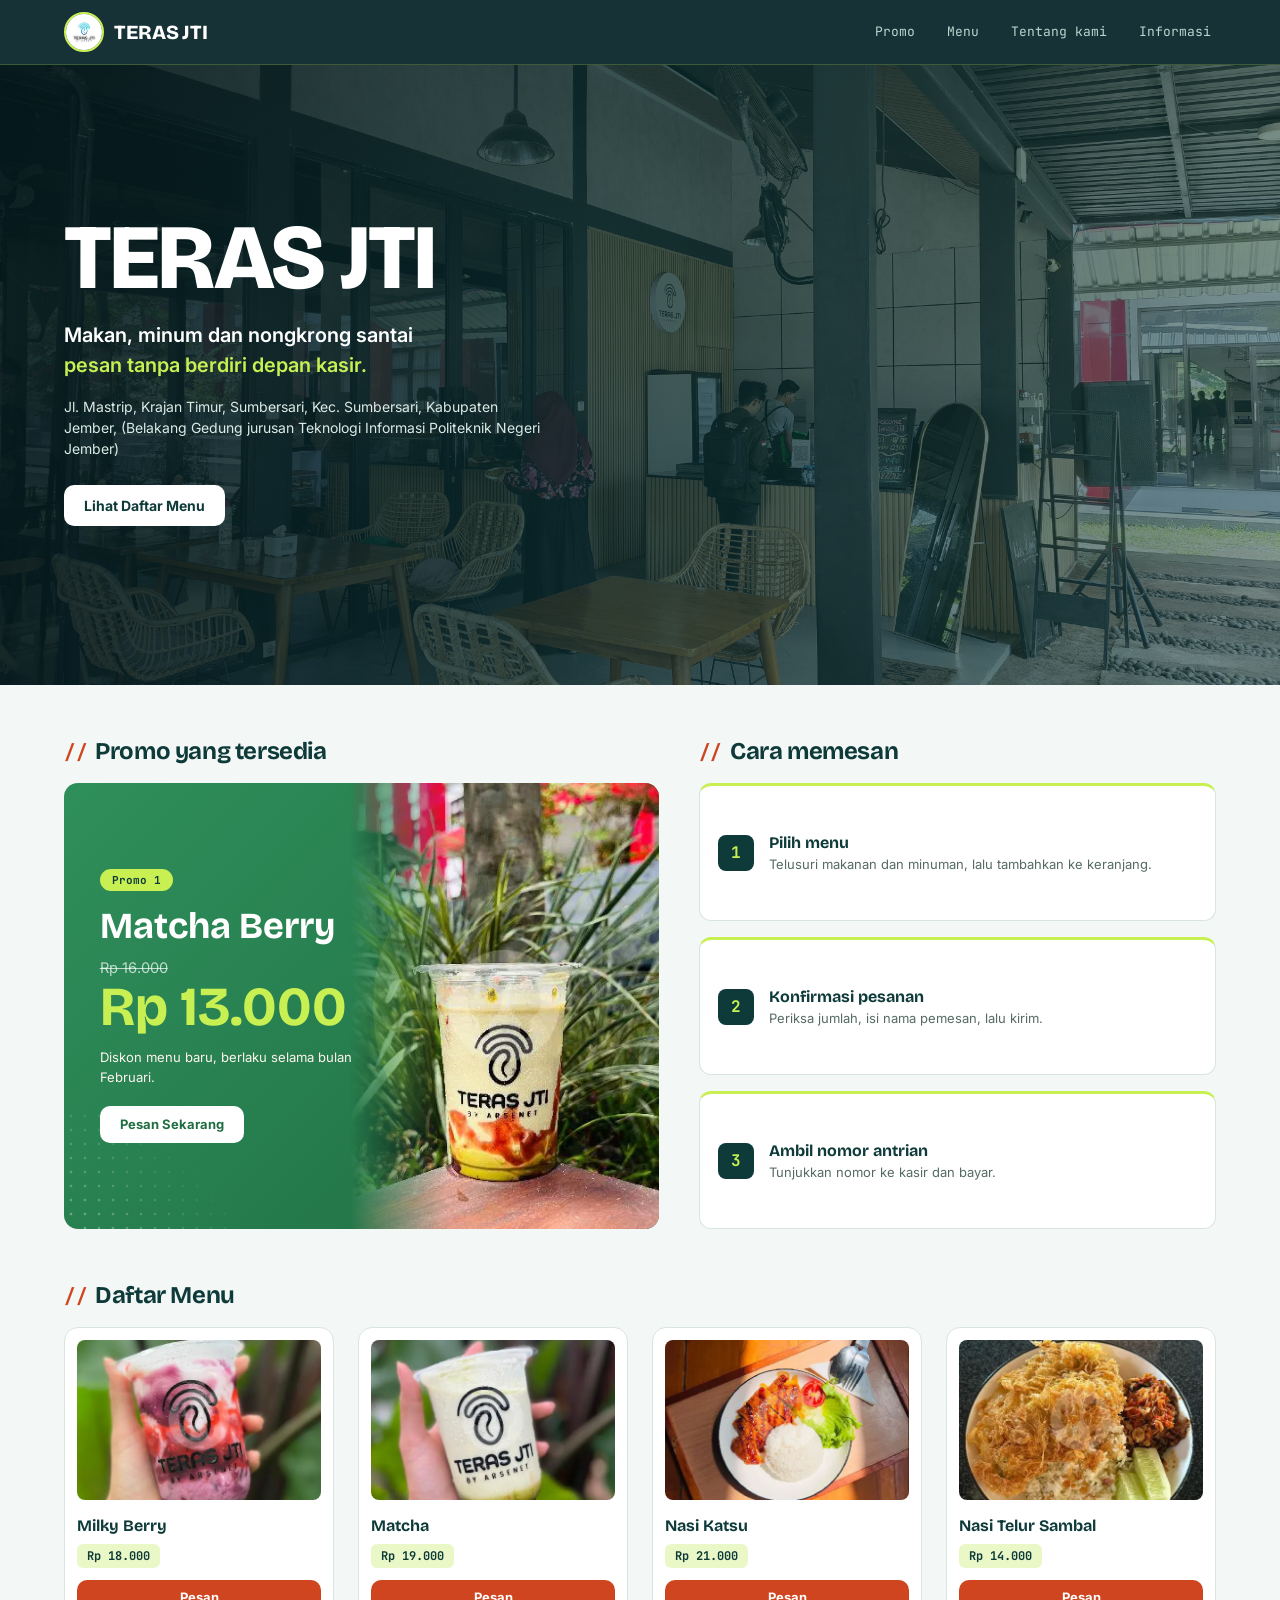
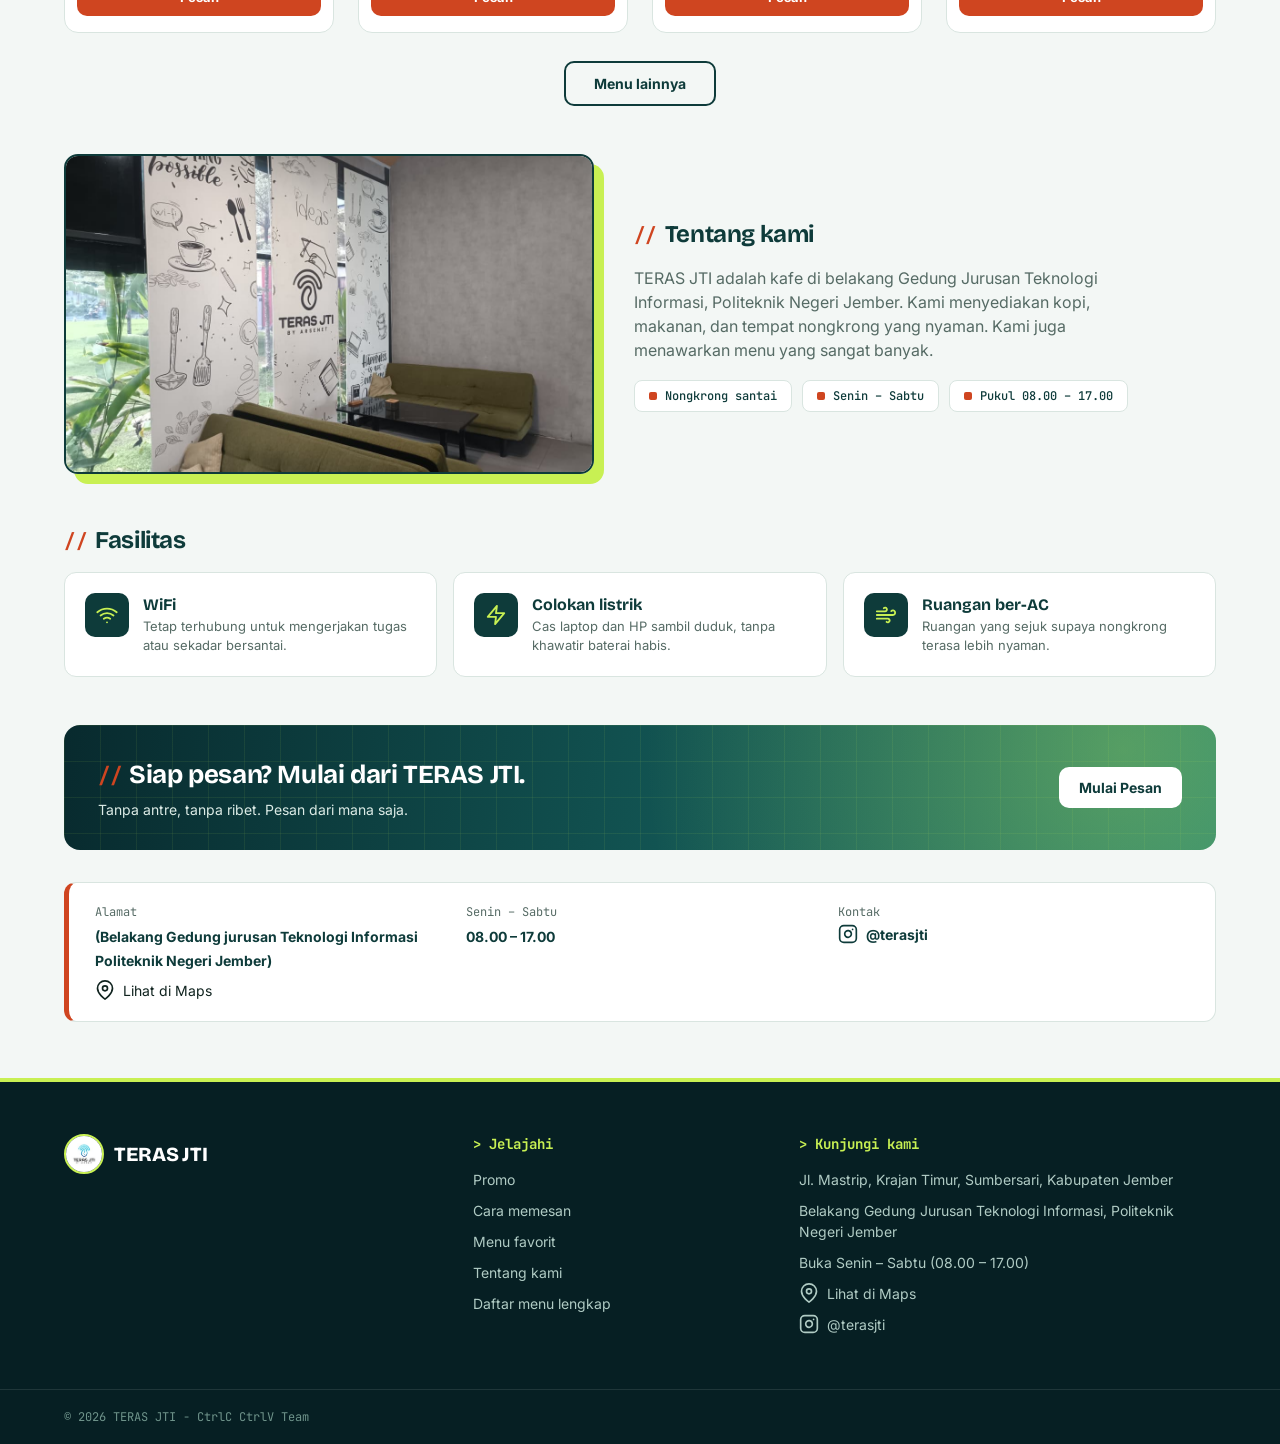
<file: index.html>
<!DOCTYPE html>
<html lang="id">
<head>
    <meta charset="UTF-8">
    <meta name="viewport" content="width=device-width, initial-scale=1.0">
    <title>JETEI Terrace</title>

    <link rel="preconnect" href="https://fonts.googleapis.com">
    <link rel="preconnect" href="https://fonts.gstatic.com" crossorigin>
    <link href="https://fonts.googleapis.com/css2?family=Bricolage+Grotesque:wght@600;800&family=Inter:wght@400;500;600;700&display=swap" rel="stylesheet">
    <link rel="stylesheet" href="index.css">
</head>

<body>


<!-- Navbar -->
<header class="navbar">
    <div class="wadah">
        <a class="logo" href="index.html">
            <img src="assets/logo teras jti.jpg" alt="Logo Cafe">
            <span>TERAS JTI</span>
        </a>

        <button class="hamburger" id="tombol-menu" type="button" aria-label="Buka menu" aria-expanded="false" aria-controls="menu-nav">
            <span></span>
            <span></span>
            <span></span>
        </button>

        <nav id="menu-nav">
            <a href="#promo">Promo</a>
            <a href="#menu">Menu</a>
            <a href="#tentang">Tentang kami</a>
            <a href="#informasi">Informasi</a>
        </nav>
    </div>
</header>


<!-- Hero -->
<section class="hero">
    <div class="wadah">

        <div>
            <h1>TERAS JTI</h1>

            <p class="slogan">
                Makan, minum dan nongkrong santai 
                <span>pesan tanpa berdiri depan kasir.</span>
            </p>

            <p class="alamat">
                Jl. Mastrip, Krajan Timur, Sumbersari, Kec. Sumbersari, Kabupaten Jember, (Belakang Gedung jurusan Teknologi
                Informasi Politeknik Negeri Jember)
            </p>

            <a class="tombol putih" href="#menu">Lihat Daftar Menu</a>
        </div>

    </div>
</section>


<main class="wadah">

    <div class="promo-baris">

    <!-- Promo -->
    <section id="promo">
        <h2>Promo yang tersedia</h2>

        <div class="promo hijau promo-foto-kanan">

            <div class="promo-isi">
                <span>Promo 1</span>
                <h3>Matcha Berry</h3>
                <div class="harga-promo">
                    <s>Rp 16.000</s>
                    <strong>Rp 13.000</strong>
                </div>
                <p>Diskon menu baru, berlaku selama bulan Februari.</p>
                <a class="tombol putih" href="menu.html">Pesan Sekarang</a>
            </div>

            <img src="assets/matchaberry.jpg" class="promo-foto" alt="Matcha Berry">

        </div>
    </section>


    <!-- Cara Memesan -->
    <section>
        <h2>Cara memesan</h2>

        <div class="grid-3">

            <div class="langkah">
                <div class="nomor">1</div>
                <div>
                    <h3>Pilih menu</h3>
                    <p>
                        Telusuri makanan dan minuman, lalu tambahkan ke keranjang.
                    </p>
                </div>
            </div>

            <div class="langkah">
                <div class="nomor">2</div>
                <div>
                    <h3>Konfirmasi pesanan</h3>
                    <p>
                        Periksa jumlah, isi nama pemesan, lalu kirim.
                    </p>
                </div>
            </div>

            <div class="langkah">
                <div class="nomor">3</div>
                <div>
                    <h3>Ambil nomor antrian</h3>
                    <p>
                        Tunjukkan nomor ke kasir dan bayar.
                    </p>
                </div>
            </div>

        </div>
    </section>

    </div>


    <!-- Menu -->
    <section id="menu">
        <h2>Daftar Menu</h2>

        <div class="grid-4">

            <div class="menu">
                <img src="assets/milkyberry.jpg" class="foto" alt="Milky Berry">
                <h3>Milky Berry</h3>
                <p class="harga">Rp 18.000</p>
                <a class="tombol" href="menu.html">Pesan</a>
            </div>

            <div class="menu">
                <img src="assets/matcha,jpg.webp" class="foto" alt="Matcha">
                <h3>Matcha</h3>
                <p class="harga">Rp 19.000</p>
                <a class="tombol" href="menu.html">Pesan</a>
            </div>

            <div class="menu">
                <img src="assets/nasi katsu.jpg" class="foto" alt="Nasi Katsu">
                <h3>Nasi Katsu</h3>
                <p class="harga">Rp 21.000</p>
                <a class="tombol" href="menu.html">Pesan</a>
            </div>

            <div class="menu">
                <img src="assets/nasi telur sambal.jpg" class="foto" alt="Nasi Telur Sambal">
                <h3>Nasi Telur Sambal</h3>
                <p class="harga">Rp 14.000</p>
                <a class="tombol" href="menu.html">Pesan</a>
            </div>

            <div class="menu-lainnya">
                <a class="tombol" href="menu.html">Menu lainnya</a>
            </div>

        </div>
    </section>


    <!-- Tentang Kami -->
    <section id="tentang">
        <div class="tentang">

            <img src="assets/tentangkami.jpeg" class="tentang-foto" alt="Suasana TERAS JTI">

            <div class="tentang-teks">
                <h2>Tentang kami</h2>

                <p>
                    TERAS JTI adalah kafe di belakang Gedung Jurusan Teknologi Informasi,
                    Politeknik Negeri Jember. Kami menyediakan kopi, makanan, dan tempat nongkrong yang nyaman.
                    Kami juga menawarkan menu yang sangat banyak.
                </p>

                <ul class="tentang-poin">
                    <li>Nongkrong santai</li>
                    <li>Senin – Sabtu</li>
                    <li>Pukul 08.00 – 17.00</li>
                </ul>
            </div>

        </div>
    </section>


    <!-- Fasilitas -->
    <section id="fasilitas">
        <h2>Fasilitas</h2>

        <div class="grid-3">

            <div class="fasilitas">
                <div class="ikon">
                    <svg viewBox="0 0 24 24" fill="none" stroke="currentColor" stroke-width="2" stroke-linecap="round" stroke-linejoin="round" aria-hidden="true">
                        <path d="M5 12.55a11 11 0 0 1 14.08 0"></path>
                        <path d="M1.42 9a16 16 0 0 1 21.16 0"></path>
                        <path d="M8.53 16.11a6 6 0 0 1 6.95 0"></path>
                        <line x1="12" y1="20" x2="12.01" y2="20"></line>
                    </svg>
                </div>
                <h3>WiFi</h3>
                <p>Tetap terhubung untuk mengerjakan tugas atau sekadar bersantai.</p>
            </div>

            <div class="fasilitas">
                <div class="ikon">
                    <svg viewBox="0 0 24 24" fill="none" stroke="currentColor" stroke-width="2" stroke-linecap="round" stroke-linejoin="round" aria-hidden="true">
                        <polygon points="13 2 3 14 12 14 11 22 21 10 12 10 13 2"></polygon>
                    </svg>
                </div>
                <h3>Colokan listrik</h3>
                <p>Cas laptop dan HP sambil duduk, tanpa khawatir baterai habis.</p>
            </div>

            <div class="fasilitas">
                <div class="ikon">
                    <svg viewBox="0 0 24 24" fill="none" stroke="currentColor" stroke-width="2" stroke-linecap="round" stroke-linejoin="round" aria-hidden="true">
                        <path d="M9.59 4.59A2 2 0 1 1 11 8H2m10.59 11.41A2 2 0 1 0 14 16H2m15.73-8.27A2.5 2.5 0 1 1 19.5 12H2"></path>
                    </svg>
                </div>
                <h3>Ruangan ber-AC</h3>
                <p>Ruangan yang sejuk supaya nongkrong terasa lebih nyaman.</p>
            </div>

        </div>
    </section>


    <!-- Ajakan -->
    <section class="ajakan">
        <div>
            <h2>Siap pesan? Mulai dari TERAS JTI.</h2>
            <p>Tanpa antre, tanpa ribet. Pesan dari mana saja.</p>
        </div>

        <a class="tombol putih" href="menu.html">Mulai Pesan</a>
    </section>


    <!-- Informasi -->
    <section class="info" id="informasi">

        <div>
            <small>Alamat</small>
            <strong>
                (Belakang Gedung jurusan Teknologi Informasi
                Politeknik Negeri Jember)
            </strong>
            <a class="ig maps" href="https://www.google.com/maps/search/?api=1&query=Belakang+Gedung+Jurusan+Teknologi+Informasi+Politeknik+Negeri+Jember" target="_blank" rel="noopener" aria-label="Lihat lokasi TERAS JTI di Google Maps">
                <svg viewBox="0 0 24 24" fill="none" stroke="currentColor" stroke-width="2" stroke-linecap="round" stroke-linejoin="round" aria-hidden="true">
                    <path d="M21 10c0 7-9 13-9 13s-9-6-9-13a9 9 0 0 1 18 0z"></path>
                    <circle cx="12" cy="10" r="3"></circle>
                </svg>
                <span>Lihat di Maps</span>
            </a>
        </div>

        <div>
            <small>Senin – Sabtu</small>
            <strong>08.00 – 17.00</strong>
        </div>

        <div>
            <small>Kontak</small>
            <strong>
                <a class="ig" href="https://instagram.com/terasjti" target="_blank" rel="noopener" aria-label="Instagram TERAS JTI">
                    <svg viewBox="0 0 24 24" fill="none" stroke="currentColor" stroke-width="2" stroke-linecap="round" stroke-linejoin="round" aria-hidden="true">
                        <rect x="2" y="2" width="20" height="20" rx="5" ry="5"></rect>
                        <path d="M16 11.37A4 4 0 1 1 12.63 8 4 4 0 0 1 16 11.37z"></path>
                        <line x1="17.5" y1="6.5" x2="17.51" y2="6.5"></line>
                    </svg>
                    <span>@terasjti</span>
                </a>
            </strong>
        </div>

    </section>

</main>


<!-- Footer -->
<footer>
    <div class="wadah footer-isi">

        <div class="footer-merek">
            <a class="logo" href="index.html">
                <img src="assets/logo teras jti.jpg" alt="Logo Cafe">
                <span>TERAS JTI</span>
            </a>
            <p></p>
        </div>

        <div class="footer-kolom">
            <h3>Jelajahi</h3>
            <ul>
                <li><a href="#promo">Promo</a></li>
                <li><a href="#cara-memesan">Cara memesan</a></li>
                <li><a href="#menu">Menu favorit</a></li>
                <li><a href="#tentang">Tentang kami</a></li>
                <li><a href="menu.html">Daftar menu lengkap</a></li>
            </ul>
        </div>

        <div class="footer-kolom">
            <h3>Kunjungi kami</h3>
            <ul>
                <li>Jl. Mastrip, Krajan Timur, Sumbersari, Kabupaten Jember</li>
                <li>Belakang Gedung Jurusan Teknologi Informasi, Politeknik Negeri Jember</li>
                <li>Buka Senin – Sabtu (08.00 – 17.00)</li>
                <li>
                    <a class="ig maps" href="https://maps.app.goo.gl/YLwf8qggEULTMuG77" target="_blank" rel="noopener" aria-label="Lihat lokasi TERAS JTI di Google Maps">
                        <svg viewBox="0 0 24 24" fill="none" stroke="currentColor" stroke-width="2" stroke-linecap="round" stroke-linejoin="round" aria-hidden="true">
                            <path d="M21 10c0 7-9 13-9 13s-9-6-9-13a9 9 0 0 1 18 0z"></path>
                            <circle cx="12" cy="10" r="3"></circle>
                        </svg>
                        <span>Lihat di Maps</span>
                    </a>
                </li>
                <li>
                    <a class="ig" href="https://instagram.com/terasjti" target="_blank" rel="noopener" aria-label="Instagram TERAS JTI">
                        <svg viewBox="0 0 24 24" fill="none" stroke="currentColor" stroke-width="2" stroke-linecap="round" stroke-linejoin="round" aria-hidden="true">
                            <rect x="2" y="2" width="20" height="20" rx="5" ry="5"></rect>
                            <path d="M16 11.37A4 4 0 1 1 12.63 8 4 4 0 0 1 16 11.37z"></path>
                            <line x1="17.5" y1="6.5" x2="17.51" y2="6.5"></line>
                        </svg>
                        <span>@terasjti</span>
                    </a>
                </li>
            </ul>
        </div>

    </div>

    <div class="footer-bawah">
        <div class="wadah">
            <span>© 2026 TERAS JTI - CtrlC CtrlV Team</span>
        </div>
    </div>
</footer>

<script src="js/app.js?v=4"></script>

</body>
</html>
</file>
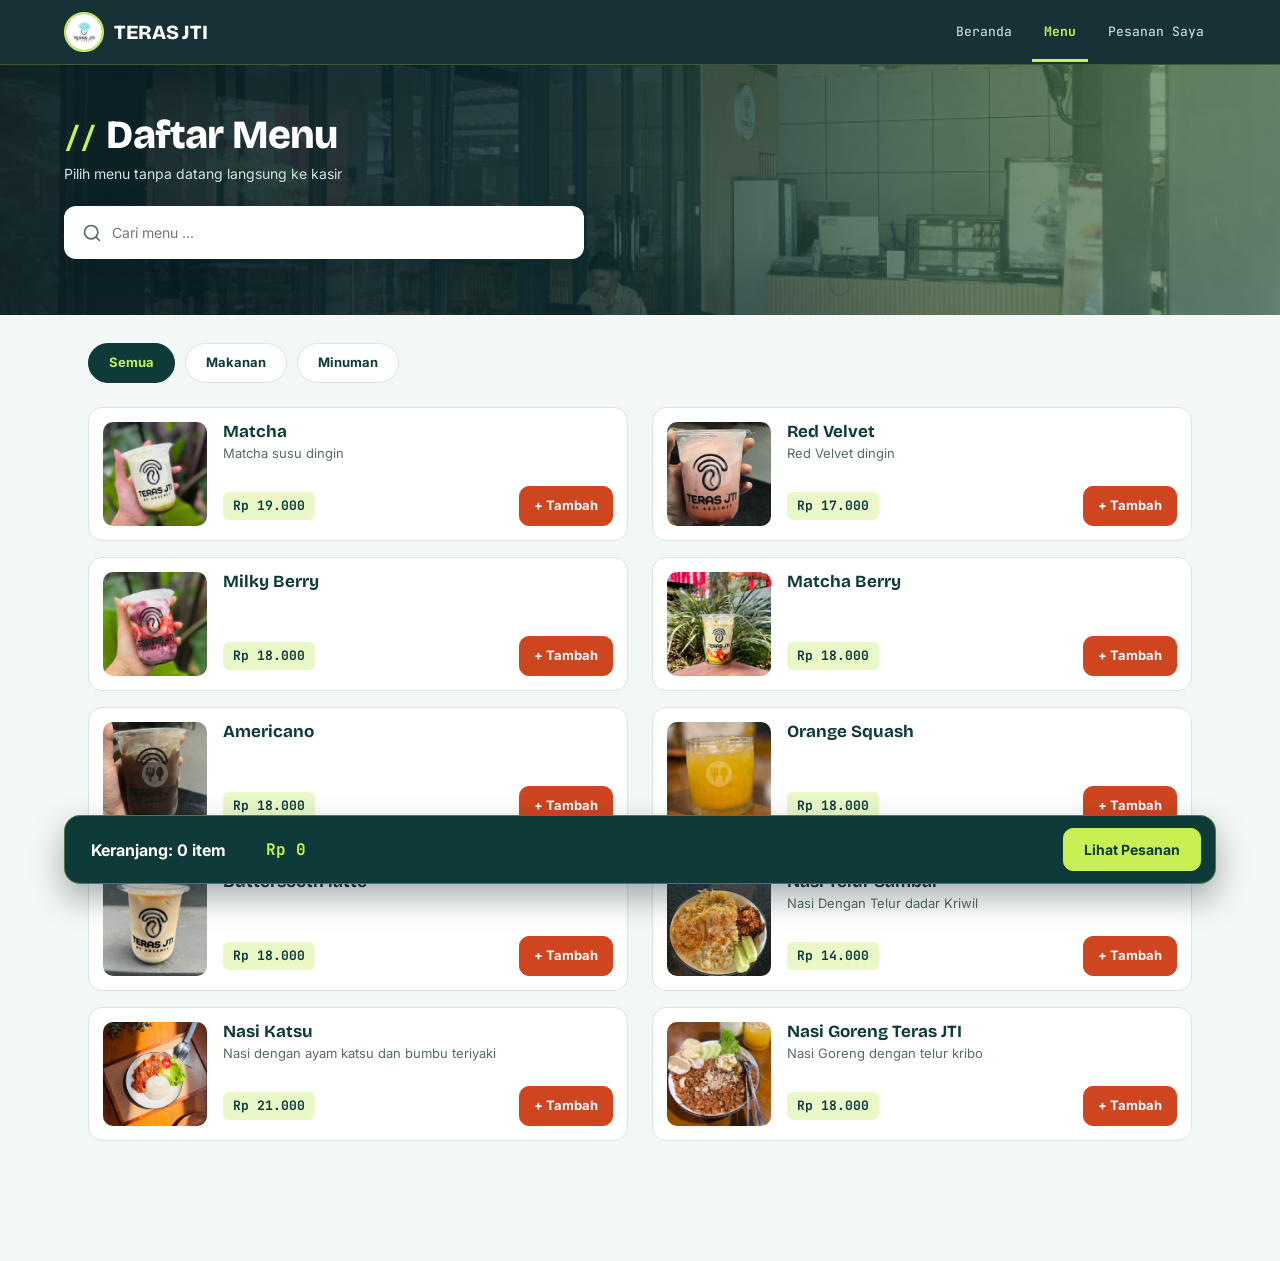
<file: menu.html>
<!DOCTYPE html>
<html lang="id">
<head>
  <meta charset="UTF-8">
  <meta name="viewport" content="width=device-width, initial-scale=1">
  <title>Daftar Menu - TERAS JTI</title>
  <link rel="preconnect" href="https://fonts.googleapis.com"><link href="https://fonts.googleapis.com/css2?family=Inter:wght@400;500;600;700;800&display=swap" rel="stylesheet">
  <link rel="stylesheet" href="menu.css">
</head>
<body>
  <header class="navbar">
    <div class="wadah">
      <a class="merek" href="index.html">
        <img src="assets/logo teras jti.jpg" alt="Logo Cafe">
        <span>TERAS JTI</span>
      </a>
      <nav>
        <a href="index.html">Beranda</a>
        <a class="aktif" href="menu.html">Menu</a>
        <a href="pesanan.html">Pesanan Saya</a>
      </nav>
    </div>
  </header>

  <section class="kepala-menu">
    <div class="wadah">
      <h1>Daftar Menu</h1>
      <p class="sub">Pilih menu tanpa datang langsung ke kasir</p>
      <input class="cari" id="cari" type="search" placeholder="Cari menu ..." aria-label="Cari menu">
    </div>
  </section>

  <main class="wadah halaman-menu">
    <nav class="filter" aria-label="Kategori menu"><a href="menu.html" class="aktif" aria-current="page">Semua</a><a href="menu-makanan.html">Makanan</a><a href="menu-minuman.html">Minuman</a></nav>

    <section class="daftar">
      <article class="item">
        <img src="assets/matcha,jpg.webp" class="foto" alt="Matcha">
        <div class="isi">
          <div><h2>Matcha</h2><p class="deskripsi">Matcha susu dingin</p></div>
          <div class="baris"><span class="harga">Rp 19.000</span><button type="button" class="tombol">+ Tambah</button></div>
        </div>

      </article>
      <article class="item">
        <img src="assets/redvelvet.jpg" class="foto" alt="Red Velvet">
        <div class="isi">
          <div><h2>Red Velvet</h2><p class="deskripsi">Red Velvet dingin</p></div>
          <div class="baris"><span class="harga">Rp 17.000</span><button type="button" class="tombol">+ Tambah</button></div>
        </div>
      </article>

      <article class="item">
        <img src="assets/milkyberry.jpg" class="foto" alt="Milky Berry">
        <div class="isi">
          <div><h2>Milky Berry</h2><p class="deskripsi"></p></div>
          <div class="baris"><span class="harga">Rp 18.000</span><button type="button" class="tombol">+ Tambah</button></div>
        </div>
      </article>

      <article class="item">
        <img src="assets/matchaberry.jpg" class="foto" alt="MatchaBerry">
        <div class="isi">
          <div><h2>Matcha Berry</h2><p class="deskripsi"></p></div>
          <div class="baris"><span class="harga">Rp 18.000</span><button type="button" class="tombol">+ Tambah</button></div>
        </div>
      </article>

      <article class="item">
        <img src="assets/americano.jpg" class="foto" alt="Americano">
        <div class="isi">
          <div><h2>Americano</h2><p class="deskripsi"></p></div>
          <div class="baris"><span class="harga">Rp 18.000</span><button type="button" class="tombol">+ Tambah</button></div>
        </div>
      </article>

      <article class="item">
        <img src="assets/orangesquash.jpg" class="foto" alt="orangesqush">
        <div class="isi">
          <div><h2>Orange Squash</h2><p class="deskripsi"></p></div>
          <div class="baris"><span class="harga">Rp 18.000</span><button type="button" class="tombol">+ Tambah</button></div>
        </div>
      </article>

      <article class="item">
        <img src="assets/butterscotchlatte.jpg" class="foto" alt="butterscothlatte">
        <div class="isi">
          <div><h2>Butterscoth latte</h2><p class="deskripsi"></p></div>
          <div class="baris"><span class="harga">Rp 18.000</span><button type="button" class="tombol">+ Tambah</button></div>
        </div>
      </article>

      <article class="item">
        <img src="assets/nasi telur sambal.jpg" class="foto" alt="Nasi Telur Sambal">
        <div class="isi">
          <div><h2>Nasi Telur Sambal</h2><p class="deskripsi">Nasi Dengan Telur dadar Kriwil</p></div>
          <div class="baris"><span class="harga">Rp 14.000</span><button type="button" class="tombol">+ Tambah</button></div>
        </div>
      </article>

      <article class="item">
        <img src="assets/nasi katsu.jpg" class="foto" alt="Nasi Katsu">
        <div class="isi">
          <div><h2>Nasi Katsu</h2><p class="deskripsi">Nasi dengan ayam katsu dan bumbu teriyaki</p></div>
          <div class="baris"><span class="harga">Rp 21.000</span><button type="button" class="tombol">+ Tambah</button></div>
        </div>
      </article>

      <article class="item">
        <img src="assets/nasi goreng teras jti.jpg" class="foto" alt="Nasi Goreng Teras JTI">
        <div class="isi">
          <div><h2>Nasi Goreng Teras JTI</h2><p class="deskripsi">Nasi Goreng dengan telur kribo</p></div>
          <div class="baris"><span class="harga">Rp 18.000</span><button type="button" class="tombol">+ Tambah</button></div>
        </div>
      </article>

    </section>
  </main>

  <div class="keranjang">
    <div class="wadah">
      <div>
        <span class="ringkas"><span id="jumlah-item">Keranjang: 0 item</span><span id="total-keranjang">Rp 0</span></span>
        <a class="tombol" href="pesanan.html">Lihat Pesanan</a>
      </div>
    </div>
  </div>
  <script src="js/app.js?v=4" defer></script>
</body>
</html>
</file>
<file: index.css>
/* font kode untuk sentuhan teknologi (tanpa mengubah HTML) */
@import url("https://fonts.googleapis.com/css2?family=JetBrains+Mono:wght@500;700&display=swap");

* {
    box-sizing: border-box;
    margin: 0;
    padding: 0;
}

:root {
    --utama: #0e3b3a;
    --utama-2: #155453;
    --aksen: #c8f053;
    --pucat: #eaf8c8;
    --koral: #cf4520;
    --koral-2: #b13a1a;
    --hijau: #2f8f5b;
    --hijau-2: #1f6e43;
    --laut: #1d6a8a;
    --laut-2: #134e68;
    --latar: #f3f7f5;
    --teks: #10231f;
    --teks-lembut: #566b65;
    --garis: #d9e5e0;
    --kode: "JetBrains Mono", "Courier New", monospace;
}

html {
    scroll-behavior: smooth;
    scroll-padding-top: 80px;
}

body {
    font-family: "Inter", Arial, sans-serif;
    background: var(--latar);
    color: var(--teks);
    line-height: 1.5;
}

a {
    text-decoration: none;
    color: inherit;
}

a:focus-visible {
    outline: 3px solid var(--aksen);
    outline-offset: 3px;
}

h1,
h2,
h3,
.logo {
    font-family: "Bricolage Grotesque", "Inter", Arial, sans-serif;
}

img {
    max-width: 100%;
}

.wadah {
    width: 90%;
    max-width: 1800px;
    margin: auto;
}


/* NAVBAR */

.navbar {
    position: sticky;
    top: 0;
    z-index: 10;
    background: rgba(8, 38, 42, 0.94);
    -webkit-backdrop-filter: blur(8px);
    backdrop-filter: blur(8px);
    color: white;
    border-bottom: 1px solid rgba(200, 240, 83, 0.22);
}

.navbar .wadah {
    height: 64px;
    display: flex;
    justify-content: space-between;
    align-items: center;
}

.logo {
    display: flex;
    align-items: center;
    gap: 10px;
    font-size: 20px;
    font-weight: 800;
    letter-spacing: -0.3px;
}

.logo img {
    width: 40px;
    height: 40px;
    object-fit: cover;
    border-radius: 50%;
    border: 2px solid var(--aksen);
}

nav {
    display: flex;
    gap: 22px;
}

nav a {
    font-family: var(--kode);
    font-size: 13px;
    padding: 20px 5px;
    position: relative;
    color: #bcd6cf;
}

nav a:hover {
    color: var(--aksen);
}

nav a::after {
    content: "";
    position: absolute;
    left: 0;
    bottom: 12px;
    width: 0;
    height: 2px;
    background: var(--aksen);
    transition: 0.3s;
}

nav a:hover::after {
    width: 100%;
}


/* TOMBOL HAMBURGER (hanya tampil di HP) */

.hamburger {
    display: none;
    flex-direction: column;
    align-items: center;
    justify-content: center;
    gap: 5px;
    width: 44px;
    height: 44px;
    background: transparent;
    border: 1px solid rgba(200, 240, 83, 0.35);
    border-radius: 10px;
    cursor: pointer;
}

.hamburger span {
    display: block;
    width: 20px;
    height: 2px;
    background: var(--aksen);
    border-radius: 2px;
    transition: transform 0.25s, opacity 0.25s;
}

.hamburger[aria-expanded="true"] span:nth-child(1) {
    transform: translateY(7px) rotate(45deg);
}

.hamburger[aria-expanded="true"] span:nth-child(2) {
    opacity: 0;
}

.hamburger[aria-expanded="true"] span:nth-child(3) {
    transform: translateY(-7px) rotate(-45deg);
}


/* TOMBOL */

.tombol {
    display: inline-block;
    background: var(--utama);
    color: white;
    padding: 10px 20px;
    border-radius: 10px;
    font-size: 14px;
    font-weight: bold;
    cursor: pointer;
    transition: transform 0.2s, background 0.2s, box-shadow 0.2s;
}

.tombol:hover {
    background: var(--utama-2);
    transform: translateY(-2px);
}

.tombol:active {
    transform: translateY(0);
}

.putih {
    background: white;
    color: var(--utama);
}

.putih:hover {
    background: var(--aksen);
    color: var(--utama);
    box-shadow: 0 0 0 4px rgba(200, 240, 83, 0.30);
}


/* HERO */

.hero {
    color: white;
    overflow: hidden;
    background:
        linear-gradient(
            100deg,
            rgba(4, 24, 28, 0.92) 0%,
            rgba(8, 42, 46, 0.76) 45%,
            rgba(14, 59, 58, 0.50) 100%
        ),
        url("assets/foto cafe.jpg");
    background-size: cover;
    background-position: center;
}

.hero .wadah {
    padding-top: 64px;
    padding-bottom: 80px;
    min-height: 620px;
    display: grid;
    grid-template-columns: 1fr;
    gap: 40px;
    align-items: center;
}

.hero h1 {
    font-size: clamp(48px, 9vw, 92px);
    line-height: 0.95;
    font-weight: 800;
    letter-spacing: -2px;
    margin-top: 6px;
}

.slogan {
    font-size: 20px;
    font-weight: 600;
    margin-top: 18px;
}

.slogan span {
    display: block;
    color: var(--aksen);
}

.alamat {
    max-width: 480px;
    font-size: 14px;
    margin: 16px 0 26px;
    color: #dcebe6;
}


/* BAGIAN */

main > section {
    padding-top: 48px;
}

h2 {
    font-size: 24px;
    letter-spacing: -0.4px;
    margin-bottom: 14px;
    color: var(--utama);
}

/* penanda komentar kode di depan judul bagian */
main h2::before {
    content: "//";
    font-family: var(--kode);
    font-size: 0.8em;
    font-weight: 700;
    color: var(--koral);
    margin-right: 8px;
}


/* GRID */

.grid-3 {
    display: grid;
    grid-template-columns: repeat(3, 1fr);
    gap: 16px;
}

.grid-4 {
    display: grid;
    grid-template-columns: repeat(4, 1fr);
    gap: 24px;
}


/* PROMO */

.promo {
    position: relative;
    overflow: hidden;
    color: white;
    padding: 20px;
    border-radius: 14px;
}

/* titik-titik seperti matriks LED di pojok kartu */
.promo::after {
    content: "";
    position: absolute;
    right: 0;
    top: 0;
    width: 170px;
    height: 120px;
    background-image: radial-gradient(rgba(255, 255, 255, 0.35) 1.5px, transparent 1.6px);
    background-size: 14px 14px;
    -webkit-mask-image: linear-gradient(225deg, #000, transparent 70%);
    mask-image: linear-gradient(225deg, #000, transparent 70%);
}

/* nama kelas dipertahankan agar HTML tidak berubah */
.orange {
    background: linear-gradient(135deg, var(--koral), var(--koral-2));
}

.hijau {
    background: linear-gradient(135deg, var(--hijau), var(--hijau-2));
}

.ungu {
    background: linear-gradient(135deg, var(--laut), var(--laut-2));
}

.promo span {
    background: var(--aksen);
    color: var(--utama);
    padding: 3px 12px;
    border-radius: 20px;
    font-family: var(--kode);
    font-size: 11px;
    font-weight: 700;
}

.promo h3 {
    margin-top: 20px;
    font-size: 22px;
}

.promo p {
    font-size: 13px;
    margin: 6px 0 16px;
    color: #fff4ee;
}

.promo .tombol {
    font-size: 12px;
    padding: 7px 16px;
}

.orange .tombol {
    color: var(--koral);
}

.hijau .tombol {
    color: var(--hijau-2);
}

.ungu .tombol {
    color: var(--laut-2);
}

.promo .tombol:hover {
    color: var(--utama);
}

/* kalau promo cuma satu di dalam grid, tampil melebar seperti banner */
.grid-3 .promo:only-child {
    grid-column: 1 / -1;
    padding: 24px 28px;
}

.grid-3 .promo:only-child h3 {
    font-size: 26px;
}


/* HARGA PROMO */

.promo .harga-promo {
    display: flex;
    flex-direction: column;
    align-items: flex-start;
    margin: 8px 0 10px;
}

.promo .harga-promo s {
    font-size: 15px;
    color: rgba(255, 255, 255, 0.7);
}

.promo .harga-promo strong {
    font-family: "Bricolage Grotesque", Arial, sans-serif;
    font-size: 46px;
    line-height: 1;
    color: var(--aksen);
}


.promo-baris {
    display: grid;
    grid-template-columns: 1.15fr 1fr;
    gap: 40px;
    padding-top: 48px;
}

.promo-baris > section {
    display: flex;
    flex-direction: column;
    min-width: 0;
}

.promo-baris .grid-3 {
    flex: 1;
    grid-template-columns: 1fr;
    grid-template-rows: repeat(3, 1fr);
}

.promo-baris .langkah {
    align-items: center;
}


/* POSTER PROMO 4:3
   ukuran huruf memakai satuan cqw (mengikuti lebar poster),
   jadi isinya ikut mengecil dan membesar bersama poster */

.promo-foto-kanan {
    container-type: inline-size;
    aspect-ratio: 4 / 3;
    display: flex;
    align-items: center;
    padding: 6%;
}

/* lingkaran besar di belakang foto */
.promo-foto-kanan::before {
    content: "";
    position: absolute;
    right: -14%;
    top: 50%;
    width: 62%;
    aspect-ratio: 1;
    transform: translateY(-50%);
    border-radius: 50%;
    background: rgba(200, 240, 83, 0.16);
    z-index: 0;
}

/* titik-titik dipindah ke pojok kiri bawah */
.promo-foto-kanan::after {
    right: auto;
    left: 0;
    top: auto;
    bottom: 0;
    -webkit-mask-image: linear-gradient(45deg, #000, transparent 70%);
    mask-image: linear-gradient(45deg, #000, transparent 70%);
}

.promo-foto-kanan .promo-isi {
    position: relative;
    z-index: 2;
    width: 56%;
    display: flex;
    flex-direction: column;
    align-items: flex-start;
}

.promo-foto-kanan h3 {
    margin-top: 3cqw;
    font-size: 28px;
    font-size: clamp(22px, 7cqw, 46px);
    line-height: 1.05;
}

.promo-foto-kanan .harga-promo {
    margin: 2.5cqw 0;
}

.promo-foto-kanan .harga-promo s {
    font-size: 14px;
    font-size: clamp(13px, 2.8cqw, 20px);
}

.promo-foto-kanan .harga-promo strong {
    font-size: 40px;
    font-size: clamp(34px, 10.5cqw, 68px);
}

.promo-foto-kanan .promo-isi p {
    font-size: 13px;
    font-size: clamp(12px, 2.5cqw, 17px);
    margin: 0 0 3.5cqw;
}

.promo-foto-kanan .tombol {
    font-size: 13px;
    padding: 9px 20px;
}

.promo-foto {
    position: absolute;
    top: 0;
    right: 0;
    bottom: 0;
    width: 52%;
    height: 100%;
    object-fit: cover;
    z-index: 1;
    -webkit-mask-image: linear-gradient(90deg, transparent 0, #000 32%);
    mask-image: linear-gradient(90deg, transparent 0, #000 32%);
}


/* CARA MEMESAN */

.langkah {
    display: flex;
    gap: 15px;
    background: white;
    border: 1px solid var(--garis);
    border-top: 3px solid var(--aksen);
    border-radius: 12px;
    padding: 18px;
}

.nomor {
    min-width: 36px;
    height: 36px;
    background: var(--utama);
    color: var(--aksen);
    display: flex;
    justify-content: center;
    align-items: center;
    border-radius: 8px;
    font-family: var(--kode);
    font-size: 16px;
    font-weight: 700;
}

.langkah h3 {
    font-size: 16px;
    color: var(--utama);
}

.langkah p {
    font-size: 13px;
    color: var(--teks-lembut);
}


/* MENU */

.menu {
    background: white;
    border: 1px solid var(--garis);
    border-radius: 14px;
    padding: 12px 12px 16px;
    transition: transform 0.25s, box-shadow 0.25s, border-color 0.25s;
}

.menu:hover {
    transform: translateY(-4px);
    border-color: var(--utama);
    box-shadow: 6px 6px 0 var(--aksen);
}

.menu .foto {
    display: block;
    width: 100%;
    height: 160px;
    object-fit: cover;
    border-radius: 8px;
    margin-bottom: 14px;
    transition: transform 0.4s;
}

.menu:hover .foto {
    transform: scale(1.04);
}

.menu h3 {
    font-size: 16px;
    color: var(--utama);
}

.harga {
    display: inline-block;
    background: var(--pucat);
    color: var(--utama);
    font-family: var(--kode);
    font-size: 12px;
    font-weight: 700;
    padding: 3px 10px;
    border-radius: 6px;
    margin: 6px 0 12px;
}

.menu .tombol {
    display: block;
    text-align: center;
    font-size: 13px;
    padding: 8px 22px;
    background: var(--koral);
}

.menu .tombol:hover {
    background: var(--koral-2);
}

.menu-lainnya {
    grid-column: 1 / -1;
    text-align: center;
    margin-top: 4px;
}

.menu-lainnya .tombol {
    background: transparent;
    color: var(--utama);
    border: 2px solid var(--utama);
    padding: 10px 28px;
}

.menu-lainnya .tombol:hover {
    background: var(--utama);
    color: white;
}


/* TENTANG KAMI */

.tentang {
    display: grid;
    grid-template-columns: 1fr 1.1fr;
    gap: 40px;
    align-items: center;
}

.tentang-foto {
    display: block;
    width: 100%;
    height: 320px;
    object-fit: cover;
    border: 2px solid var(--utama);
    border-radius: 14px;
    box-shadow: 10px 10px 0 var(--aksen);
}

.tentang-teks p {
    max-width: 520px;
    margin-bottom: 12px;
    color: var(--teks-lembut);
}

.tentang-poin {
    list-style: none;
    display: flex;
    flex-wrap: wrap;
    gap: 10px;
    margin-top: 18px;
}

.tentang-poin li {
    display: flex;
    align-items: center;
    gap: 8px;
    background: white;
    border: 1px solid var(--garis);
    border-radius: 8px;
    padding: 6px 14px;
    font-family: var(--kode);
    font-size: 12px;
    font-weight: 500;
    color: var(--utama);
}

.tentang-poin li::before {
    content: "";
    width: 8px;
    height: 8px;
    border-radius: 2px;
    background: var(--koral);
}


/* FASILITAS */

.fasilitas {
    display: grid;
    grid-template-columns: 44px 1fr;
    column-gap: 14px;
    align-items: start;
    background: white;
    border: 1px solid var(--garis);
    border-radius: 12px;
    padding: 20px;
}

.ikon {
    grid-row: 1 / span 2;
    width: 44px;
    height: 44px;
    display: flex;
    align-items: center;
    justify-content: center;
    background: var(--utama);
    color: var(--aksen);
    border-radius: 10px;
}

.ikon svg {
    width: 22px;
    height: 22px;
}

.fasilitas h3 {
    font-size: 16px;
    color: var(--utama);
}

.fasilitas p {
    font-size: 13px;
    color: var(--teks-lembut);
}


/* AJAKAN */

main > section.ajakan {
    margin-top: 48px;
    padding: 30px 34px;
    background:
        linear-gradient(rgba(200, 240, 83, 0.08) 1px, transparent 1px),
        linear-gradient(90deg, rgba(200, 240, 83, 0.08) 1px, transparent 1px),
        radial-gradient(circle at 92% 20%, rgba(200, 240, 83, 0.35), transparent 45%),
        linear-gradient(100deg, #082a2e, #1b7a73);
    background-size: 36px 36px, 36px 36px, auto, auto;
    color: white;
    border-radius: 16px;

    display: flex;
    justify-content: space-between;
    align-items: center;
}

.ajakan h2 {
    font-size: 26px;
    margin-bottom: 5px;
    color: white;
}

.ajakan p {
    font-size: 14px;
    color: #dcebe6;
}


/* INFORMASI */

main > section.info {
    margin: 32px 0 56px;
    padding: 20px 26px;
    background: white;
    border: 1px solid var(--garis);
    border-left: 5px solid var(--koral);
    border-radius: 12px;

    display: grid;
    grid-template-columns: repeat(3, 1fr);
    gap: 20px;
}

.info small {
    display: block;
    font-family: var(--kode);
    font-size: 12px;
    color: var(--teks-lembut);
    margin-bottom: 3px;
}

.info strong {
    font-size: 14px;
    color: var(--utama);
}


/* FOOTER */

footer {
    background: #061f23;
    color: #b0cbc4;
    font-size: 14px;
    border-top: 4px solid var(--aksen);
}

.footer-isi {
    display: grid;
    grid-template-columns: 1.3fr 1fr 1.5fr;
    gap: 48px;
    padding-top: 52px;
    padding-bottom: 40px;
}

.footer-merek .logo {
    color: white;
}

.footer-merek p {
    margin-top: 14px;
    max-width: 280px;
    color: #86a9a1;
}

.footer-kolom h3 {
    font-family: var(--kode);
    font-size: 14px;
    color: var(--aksen);
    margin-bottom: 14px;
}

.footer-kolom h3::before {
    content: "> ";
}

.footer-kolom ul {
    list-style: none;
}

.footer-kolom li {
    margin-bottom: 10px;
    line-height: 1.5;
}

.footer-kolom a {
    transition: color 0.2s;
}

.footer-kolom a:hover {
    color: var(--aksen);
}

.footer-bawah {
    border-top: 1px solid rgba(255, 255, 255, 0.1);
    padding: 18px 0;
    font-family: var(--kode);
    font-size: 12px;
    color: #6f948b;
}

.footer-bawah .wadah {
    display: flex;
    justify-content: space-between;
    gap: 12px;
}


/* LINK INSTAGRAM */

.ig {
    display: inline-flex;
    align-items: center;
    gap: 8px;
    transition: color 0.2s;
}

.ig svg {
    width: 20px;
    height: 20px;
    flex-shrink: 0;
}

/* Link lokasi (Google Maps) tampil di baris sendiri di bawah alamat */
.ig.maps {
    display: flex;
    margin-top: 8px;
    font-size: 14px;
}

.info .ig:hover {
    color: var(--koral);
}


/* RESPONSIVE */

@media (max-width: 860px) {

    .promo-baris {
        grid-template-columns: 1fr;
        gap: 32px;
    }

    .hero .wadah {
        grid-template-columns: 1fr;
        padding-bottom: 56px;
    }

    .grid-3 {
        grid-template-columns: 1fr;
    }

    .grid-4 {
        grid-template-columns: repeat(2, 1fr);
    }

    /* urutan: judul, foto, teks, label */
    .tentang {
        grid-template-columns: 1fr;
        gap: 16px;
    }

    .tentang-teks {
        display: contents;
    }

    .tentang-teks h2 {
        order: 1;
        margin-bottom: 0;
    }

    .tentang-foto {
        order: 2;
        height: 240px;
    }

    .tentang-teks p {
        order: 3;
        max-width: none;
        margin-bottom: 0;
    }

    .tentang-poin {
        order: 4;
        margin-top: 0;
    }

    main > section.info {
        grid-template-columns: 1fr;
    }

    main > section.ajakan {
        flex-direction: column;
        align-items: flex-start;
        gap: 20px;
    }

    .footer-isi {
        grid-template-columns: 1fr;
        gap: 32px;
    }

    .footer-bawah .wadah {
        flex-direction: column;
    }
}

@media (max-width: 640px) {

    /* menu navigasi jadi dropdown yang dibuka lewat tombol hamburger */
    .hamburger {
        display: flex;
    }

    nav {
        display: none;
        position: absolute;
        top: 100%;
        left: 0;
        right: 0;
        flex-direction: column;
        gap: 0;
        padding: 6px 5% 14px;
        background: rgba(8, 38, 42, 0.98);
        border-bottom: 1px solid rgba(200, 240, 83, 0.22);
    }

    nav.terbuka {
        display: flex;
    }

    nav a {
        padding: 14px 4px;
        font-size: 14px;
        border-bottom: 1px solid rgba(255, 255, 255, 0.08);
    }

    nav a::after {
        display: none;
    }

    /* hero tetap persegi panjang (landscape) di HP */
    .hero .wadah {
        min-height: 240px;
        padding-top: 32px;
        padding-bottom: 32px;
        gap: 0;
    }

    .hero h1 {
        font-size: clamp(34px, 9vw, 52px);
    }

    .slogan {
        font-size: 15px;
        margin-top: 10px;
    }

    .alamat {
        display: none;
    }

    .hero .tombol {
        margin-top: 16px;
    }

    /* daftar menu tetap 2 x 2 di HP, kartu dibuat lebih ringkas */
    .grid-4 {
        grid-template-columns: repeat(2, 1fr);
        gap: 12px;
    }

    .menu {
        display: flex;
        flex-direction: column;
        padding: 8px 8px 12px;
    }

    .menu .foto {
        height: 110px;
        margin-bottom: 10px;
    }

    .menu h3 {
        font-size: 14px;
    }

    .harga {
        align-self: flex-start;
        font-size: 11px;
        margin: 4px 0 10px;
    }

    .menu .tombol {
        margin-top: auto;
        padding: 10px 12px;
        font-size: 12px;
    }

    /* tombol cukup besar untuk disentuh jari */
    .tombol,
    .menu .tombol,
    .promo .tombol,
    .promo-foto-kanan .tombol {
        padding: 12px 20px;
    }

    main > section.ajakan {
        padding: 24px 22px;
    }

    main > section.info {
        padding: 18px 20px;
    }

    .footer-isi {
        padding-top: 40px;
        padding-bottom: 28px;
    }
}

@media (max-width: 480px) {

    .promo-foto-kanan {
        padding: 5%;
    }

    .promo-foto-kanan h3 {
        font-size: clamp(19px, 7cqw, 46px);
    }

    .promo-foto-kanan .harga-promo strong {
        font-size: clamp(28px, 10.5cqw, 68px);
    }

    .promo-foto-kanan .promo-isi p {
        font-size: clamp(11px, 2.5cqw, 17px);
    }
}

@media (prefers-reduced-motion: reduce) {

    html {
        scroll-behavior: auto;
    }

    * {
        transition: none !important;
    }
}
</file>
<file: menu.css>
/* ===== menu.css : gaya untuk menu.html (tema sama dengan beranda) ===== */
@import url("https://fonts.googleapis.com/css2?family=Bricolage+Grotesque:wght@600;800&family=JetBrains+Mono:wght@500;700&display=swap");

:root {
  --utama: #0e3b3a;
  --utama-2: #155453;
  --aksen: #c8f053;
  --pucat: #eaf8c8;
  --koral: #cf4520;
  --koral-2: #b13a1a;
  --hijau: #2f8f5b;
  --hijau-2: #1f6e43;
  --latar: #f3f7f5;
  --putih: #ffffff;
  --teks: #10231f;
  --abu: #566b65;
  --garis: #d9e5e0;
  --bahaya: #b91c1c;
  --bahaya-latar: #fef2f2;
  --radius: 14px;
  --kode: "JetBrains Mono", "Courier New", monospace;

  /* nama lama dipertahankan supaya halaman lain yang memakai menu.css tidak rusak */
  --coklat-tua: var(--utama);
  --coklat: var(--utama-2);
  --coklat-muda: var(--aksen);
  --krem: var(--pucat);
}

* { box-sizing: border-box; margin: 0; padding: 0; }

html { 
    scroll-behavior: smooth;    
  }

body {
  font-family: "Inter", system-ui, -apple-system, "Segoe UI", sans-serif;
  background: var(--latar);
  color: var(--teks);
  line-height: 1.5;
  overflow-x: hidden;
  -webkit-text-size-adjust: 100%;
}

h1, h2, h3, .merek { 
  font-family: "Bricolage Grotesque", "Inter", system-ui, sans-serif; 
}

a { 
  color: inherit; text-decoration: none; 
}
img { 
  max-width: 100%; display: block; 
}

:focus-visible { outline: 3px solid var(--aksen); outline-offset: 2px; }

.wadah {
    width: 90%;
    max-width: 1800px;
    margin: auto;
}

/* ----- Navbar ----- */
.navbar {
  position: sticky; top: 0; z-index: 10;
  background: rgba(8, 38, 42, 0.94);
  -webkit-backdrop-filter: blur(8px);
  backdrop-filter: blur(8px);
  color: var(--putih);
  border-bottom: 1px solid rgba(200, 240, 83, 0.22);
}
.navbar .wadah {
  display: flex; align-items: center; justify-content: space-between;
  height: 64px;
}
.merek {
  display: flex; align-items: center; gap: 10px;
  font-size: 20px; font-weight: 800; letter-spacing: -0.3px;
}
.merek img {
  width: 40px; height: 40px; object-fit: cover; border-radius: 50%;
  border: 2px solid var(--aksen);
}
.navbar nav { display: flex; gap: 8px; }
.navbar nav a {
  font-family: var(--kode);
  padding: 20px 12px 17px; font-size: 13px; font-weight: 500;
  color: #bcd6cf;
  border-bottom: 3px solid transparent;
}
.navbar nav a.aktif { font-weight: 700; color: var(--aksen); border-bottom-color: var(--aksen); }
.navbar nav a:hover { color: var(--aksen); }

/* ----- Tombol ----- */
.tombol {
  display: inline-block; cursor: pointer; border: 1px solid var(--utama);
  background: var(--utama); color: var(--putih);
  font: inherit; font-size: 14px; font-weight: 700;
  padding: 10px 20px; border-radius: 10px; text-align: center;
  transition: transform 0.2s, background 0.2s, box-shadow 0.2s;
}
.tombol:hover { background: var(--utama-2); transform: translateY(-2px); }
.tombol:active { transform: translateY(0); }
.tombol-putih { background: var(--putih); color: var(--utama); border-color: var(--putih); }
.tombol-putih:hover { background: var(--aksen); border-color: var(--aksen); color: var(--utama); }
.tombol-garis { background: transparent; color: var(--utama); border: 2px solid var(--utama); }
.tombol-garis:hover { background: var(--utama); color: var(--putih); }
.tombol-kecil { padding: 7px 14px; font-size: 13px; }

/* ----- Tabel ringkasan (konfirmasi & antrian) ----- */
.tabel { width: 100%; border-collapse: collapse; font-size: 14px; }
.tabel th, .tabel td { padding: 10px 12px; text-align: left; border-bottom: 1px solid var(--garis); }
.tabel th {
  font-family: var(--kode); font-size: 12px; color: var(--abu); font-weight: 700;
  background: var(--pucat);
}
.tabel .angka { text-align: right; white-space: nowrap; }
.total { text-align: right; font-weight: 700; font-size: 16px; padding: 14px 12px 0; color: var(--utama); }

/* ----- Footer ----- */
.footer {
  background: #061f23; color: #b0cbc4; text-align: center; font-size: 12px; padding: 28px 24px;
  border-top: 4px solid var(--aksen);
}


/* ===== gaya khusus halaman menu ===== */

/* pita judul di atas daftar */
.kepala-menu {
  color: var(--putih);
  padding: 48px 0 56px;
  background:
    radial-gradient(circle at 92% 0%, rgba(200, 240, 83, 0.22), transparent 50%),
    linear-gradient(100deg, rgba(4, 24, 28, 0.92) 0%, rgba(8, 42, 46, 0.78) 50%, rgba(14, 59, 58, 0.55) 100%),
    url("assets/WhatsApp Image 2026-11-26 at 09.35.43.jpeg");
  background-size: cover;
  background-position: center, center, center;
}
.kepala-menu h1 {
  font-size: clamp(28px, 6vw, 40px); font-weight: 800; letter-spacing: -0.8px; line-height: 1.1;
}
.kepala-menu h1::before {
  content: "//"; font-family: var(--kode); font-size: 0.7em; font-weight: 700;
  color: var(--aksen); margin-right: 10px;
}
.kepala-menu .sub { font-size: 14px; color: #cfe6df; margin: 6px 0 22px; }

.cari {
  display: block; width: 100%; max-width: 520px; font: inherit; font-size: 14px;
  padding: 14px 16px 14px 46px; border: 2px solid transparent; border-radius: 12px;
  color: var(--teks);
  background: var(--putih) url("data:image/svg+xml,%3Csvg xmlns='http://www.w3.org/2000/svg' viewBox='0 0 24 24' fill='none' stroke='%23566b65' stroke-width='2' stroke-linecap='round' stroke-linejoin='round'%3E%3Ccircle cx='11' cy='11' r='8'/%3E%3Cline x1='21' y1='21' x2='16.65' y2='16.65'/%3E%3C/svg%3E") no-repeat 16px center / 20px 20px;
  box-shadow: 0 10px 24px rgba(4, 24, 28, 0.25);
}
.cari:focus { outline: none; border-color: var(--aksen); }

.halaman-menu { padding: 28px 24px 120px; }

.filter { display: flex; gap: 10px; margin: 0 0 24px; flex-wrap: wrap; }
.filter a {
  font-size: 13px; font-weight: 700; padding: 9px 20px; border-radius: 999px;
  border: 1px solid var(--garis); background: var(--putih); color: var(--utama);
  transition: border-color 0.2s, background 0.2s;
}
.filter a:hover { border-color: var(--utama); }
.filter a.aktif { background: var(--utama); color: var(--aksen); border-color: var(--utama); }

.daftar { display: grid; grid-template-columns: repeat(2, 1fr); gap: 16px 24px; min-width: 0; }
.item {
  display: flex; gap: 16px; background: var(--putih);
  border: 1px solid var(--garis); border-radius: var(--radius); padding: 14px;
  min-width: 0;
  transition: transform 0.25s, box-shadow 0.25s, border-color 0.25s;
}
.item:hover { transform: translateY(-3px); border-color: var(--utama); box-shadow: 6px 6px 0 var(--aksen); }

.item .foto {
  flex: none; width: 104px; height: 104px; border-radius: 10px; object-fit: cover;
  display: grid; place-items: center; font-size: 42px; background: var(--pucat);
}
.item .isi { flex: 1; min-width: 0; display: flex; flex-direction: column; justify-content: space-between; gap: 8px; }
.item h2 { font-size: 17px; line-height: 1.2; color: var(--utama); overflow-wrap: anywhere; }
.item .deskripsi { font-size: 13px; color: var(--abu); margin-top: 2px; }
.item .deskripsi:empty { display: none; }
.item .baris { display: flex; align-items: center; justify-content: space-between; gap: 10px; flex-wrap: wrap; }
.item .harga {
  font-family: var(--kode); font-size: 13px; font-weight: 700; color: var(--utama);
  background: var(--pucat); padding: 4px 10px; border-radius: 6px; white-space: nowrap;
}
.item .tombol {
  background: var(--koral); border-color: var(--koral);
  padding: 9px 14px; font-size: 13px;
}
.item .tombol:hover { background: var(--koral-2); border-color: var(--koral-2); }
.tombol.sudah, .item .tombol.sudah { background: var(--hijau); border-color: var(--hijau); }

/* Bilah keranjang menempel di bawah */
.keranjang {
  position: fixed; left: 0; right: 0; bottom: 0; padding: 0 0 16px; pointer-events: none; z-index: 20;
}
.keranjang .wadah > div {
  pointer-events: auto; background: var(--utama); color: var(--putih);
  border: 1px solid rgba(200, 240, 83, 0.35);
  border-radius: 16px; padding: 12px 14px 12px 26px;
  box-shadow: 0 14px 32px rgba(4, 24, 28, 0.35);
  display: flex; align-items: center; justify-content: space-between; gap: 16px;
  flex-wrap: wrap;
}
.keranjang .ringkas { display: flex; align-items: center; gap: 40px; font-weight: 700; min-width: 0; }
.keranjang #total-keranjang { font-family: var(--kode); font-size: 16px; color: var(--aksen); }
.keranjang .tombol { background: var(--aksen); border-color: var(--aksen); color: var(--utama); white-space: nowrap; }
.keranjang .tombol:hover { background: var(--putih); border-color: var(--putih); }

.item[hidden] { display: none; }
.tidak-ada { text-align: center; color: var(--abu); padding: 32px 0; }
.tidak-ada[hidden] { display: none; }


/* ===== tampilan HP dan tablet ===== */
@media (max-width: 800px) {
  .daftar { grid-template-columns: 1fr; }
  .keranjang .ringkas { gap: 20px; font-size: 14px; }
}

@media (max-width: 640px) {
  .wadah { padding: 0 16px; width: 100%; }
  .halaman-menu { padding: 22px 16px 130px; }

  .navbar .wadah { height: 60px; }
  .merek { font-size: 17px; gap: 8px; }
  .merek img { width: 34px; height: 34px; }
  .navbar nav { gap: 0; flex-shrink: 0; }
  .navbar nav a { padding: 18px 6px 15px; font-size: 11px; }

  .kepala-menu { padding: 26px 0 32px; }

  .item { gap: 12px; padding: 12px; }
  .item .foto { width: 88px; height: 88px; }
  .item h2 { font-size: 16px; }
  .item .baris { gap: 8px; justify-content: flex-start; }
  .item .tombol { padding: 9px 12px; }

  .keranjang { padding-bottom: 10px; }
  .keranjang .wadah { padding: 0 12px; }
  .keranjang .wadah > div { padding: 10px 10px 10px 16px; gap: 10px; flex-wrap: nowrap; }
  .keranjang .ringkas { flex-direction: column; align-items: flex-start; gap: 0; font-size: 12px; }
  .keranjang #total-keranjang { font-size: 15px; }
  .keranjang .tombol { padding: 10px 14px; font-size: 13px; }
}

@media (max-width: 380px) {
  .merek span { display: none; }
  .merek img { width: 30px; height: 30px; }
  .navbar nav a { padding: 18px 5px 15px; font-size: 10px; }
  .item .foto { width: 72px; height: 72px; font-size: 32px; }
  .item h2 { font-size: 15px; }
  .item .harga { font-size: 12px; padding: 3px 8px; }
  .item .tombol { font-size: 12px; padding: 8px 10px; }
}

@media (prefers-reduced-motion: reduce) {
  html { scroll-behavior: auto; }
  * { transition: none !important; }
}
</file>
